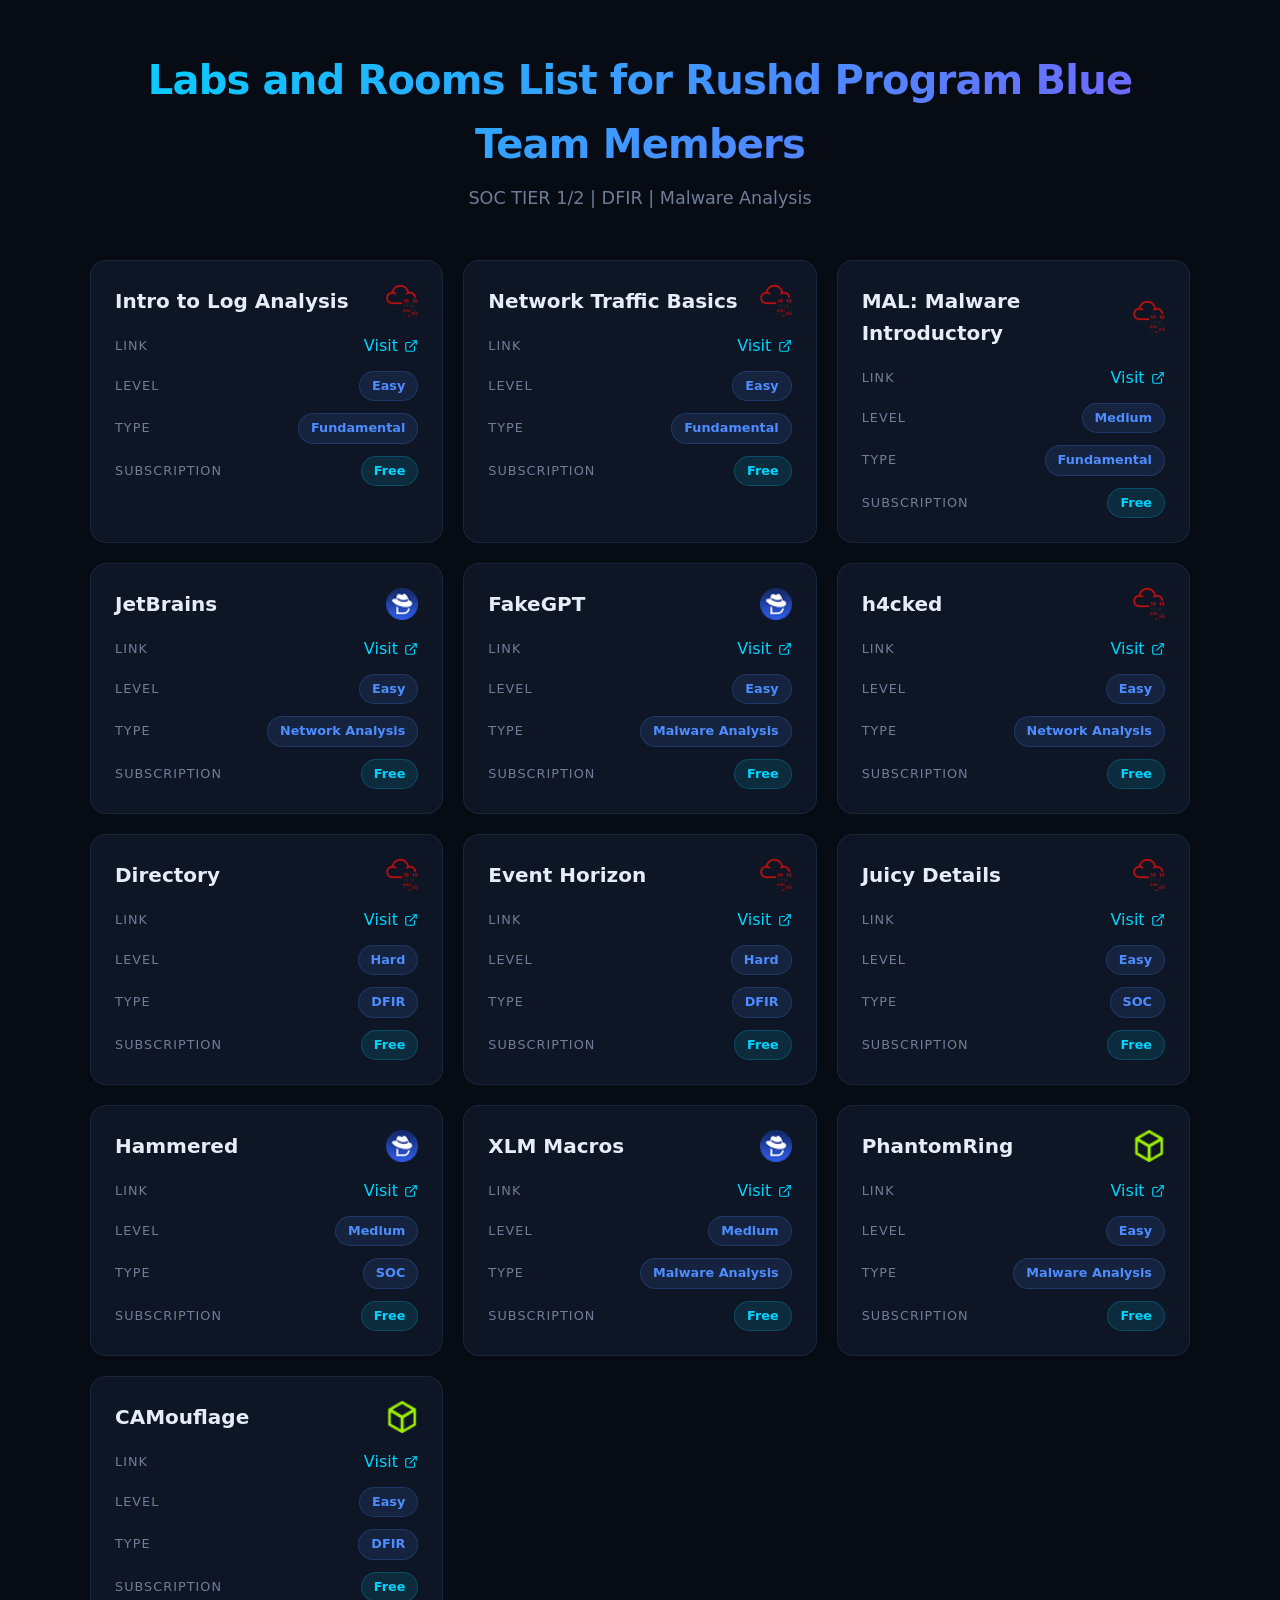
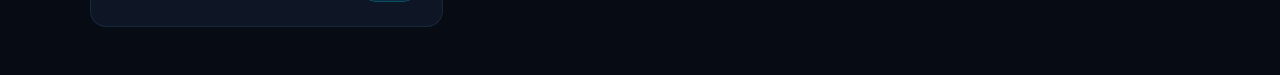
<file: index.html>
<!DOCTYPE html>
<html lang="en">
<head>
    <meta charset="UTF-8">
    <meta name="viewport" content="width=device-width, initial-scale=1.0">
    <title>Lab Directory</title>
    <link rel="stylesheet" type="text/css" href="assets/css/style.css">
    <style>
        
    </style>
<base target="_blank">
</head>
<body>
    <div class="container">
        <header>
            <h1>Labs and Rooms List for Rushd Program Blue Team Members</h1>
            <p>SOC TIER 1/2 | DFIR | Malware Analysis</p>
        </header>

        <div class="labs-grid">
            <!-- Lab Entry Template -->

            <div class="lab-card">
                <div class="lab-name">
                    <p>Intro to Log Analysis</p>
                    <img src="assets/img/tryhackme.png" alt="Tryhackme" class="lab-logo">
                </div>
                <div class="lab-meta">
                    <div class="meta-row">
                        <span class="meta-label">Link</span>
                        <a href="https://tryhackme.com/room/introtologanalysis" target="_blank" class="lab-link">
                            Visit
                            <svg viewBox="0 0 24 24" fill="none" stroke="currentColor" stroke-width="2" stroke-linecap="round" stroke-linejoin="round"><path d="M18 13v6a2 2 0 0 1-2 2H5a2 2 0 0 1-2-2V8a2 2 0 0 1 2-2h6"/><polyline points="15 3 21 3 21 9"/><line x1="10" y1="14" x2="21" y2="3"/></svg>
                        </a>
                    </div>
                    <div class="meta-row">
                        <span class="meta-label">Level</span>
                        <span class="badge badge-platform">Easy</span>
                    </div>
                    <div class="meta-row">
                        <span class="meta-label">Type</span>
                        <span class="badge badge-platform">Fundamental</span>
                    </div>
                    <div class="meta-row">
                        <span class="meta-label">Subscription</span>
                        <span class="badge badge-sub-freemium">Free</span>
                    </div>
                </div>
            </div>

            <div class="lab-card">
                <div class="lab-name">
                    <p>Network Traffic Basics</p>
                    <img src="assets/img/tryhackme.png" alt="Tryhackme" class="lab-logo">
                </div>
                <div class="lab-meta">
                    <div class="meta-row">
                        <span class="meta-label">Link</span>
                        <a href="https://tryhackme.com/room/networktrafficbasics" target="_blank" class="lab-link">
                            Visit
                            <svg viewBox="0 0 24 24" fill="none" stroke="currentColor" stroke-width="2" stroke-linecap="round" stroke-linejoin="round"><path d="M18 13v6a2 2 0 0 1-2 2H5a2 2 0 0 1-2-2V8a2 2 0 0 1 2-2h6"/><polyline points="15 3 21 3 21 9"/><line x1="10" y1="14" x2="21" y2="3"/></svg>
                        </a>
                    </div>
                    <div class="meta-row">
                        <span class="meta-label">Level</span>
                        <span class="badge badge-platform">Easy</span>
                    </div>
                    <div class="meta-row">
                        <span class="meta-label">Type</span>
                        <span class="badge badge-platform">Fundamental</span>
                    </div>
                    <div class="meta-row">
                        <span class="meta-label">Subscription</span>
                        <span class="badge badge-sub-freemium">Free</span>
                    </div>
                </div>
            </div>

            <div class="lab-card">
                <div class="lab-name">
                    <p>MAL: Malware Introductory</p>
                    <img src="assets/img/tryhackme.png" alt="Tryhackme" class="lab-logo">
                </div>
                <div class="lab-meta">
                    <div class="meta-row">
                        <span class="meta-label">Link</span>
                        <a href="https://tryhackme.com/room/malmalintroductory" target="_blank" class="lab-link">
                            Visit
                            <svg viewBox="0 0 24 24" fill="none" stroke="currentColor" stroke-width="2" stroke-linecap="round" stroke-linejoin="round"><path d="M18 13v6a2 2 0 0 1-2 2H5a2 2 0 0 1-2-2V8a2 2 0 0 1 2-2h6"/><polyline points="15 3 21 3 21 9"/><line x1="10" y1="14" x2="21" y2="3"/></svg>
                        </a>
                    </div>
                    <div class="meta-row">
                        <span class="meta-label">Level</span>
                        <span class="badge badge-platform">Medium</span>
                    </div>
                    <div class="meta-row">
                        <span class="meta-label">Type</span>
                        <span class="badge badge-platform">Fundamental</span>
                    </div>
                    <div class="meta-row">
                        <span class="meta-label">Subscription</span>
                        <span class="badge badge-sub-freemium">Free</span>
                    </div>
                </div>
            </div>

            <div class="lab-card">
                <div class="lab-name">
                    <p>JetBrains</p>
                    <img src="assets/img/cyberdefenders.png" alt="Cyberdefenders" class="lab-logo">
                </div>
                <div class="lab-meta">
                    <div class="meta-row">
                        <span class="meta-label">Link</span>
                        <a href="https://cyberdefenders.org/blueteam-ctf-challenges/jetbrains/" target="_blank" class="lab-link">
                            Visit
                            <svg viewBox="0 0 24 24" fill="none" stroke="currentColor" stroke-width="2" stroke-linecap="round" stroke-linejoin="round"><path d="M18 13v6a2 2 0 0 1-2 2H5a2 2 0 0 1-2-2V8a2 2 0 0 1 2-2h6"/><polyline points="15 3 21 3 21 9"/><line x1="10" y1="14" x2="21" y2="3"/></svg>
                        </a>
                    </div>
                    <div class="meta-row">
                        <span class="meta-label">Level</span>
                        <span class="badge badge-platform">Easy</span>
                    </div>
                    <div class="meta-row">
                        <span class="meta-label">Type</span>
                        <span class="badge badge-platform">Network Analysis</span>
                    </div>
                    <div class="meta-row">
                        <span class="meta-label">Subscription</span>
                        <span class="badge badge-sub-freemium">Free</span>
                    </div>
                </div>
            </div>

            <div class="lab-card">
                <div class="lab-name">
                    <p>FakeGPT</p>
                    <img src="assets/img/cyberdefenders.png" alt="Cyberdefenders" class="lab-logo">
                </div>
                <div class="lab-meta">
                    <div class="meta-row">
                        <span class="meta-label">Link</span>
                        <a href="https://cyberdefenders.org/blueteam-ctf-challenges/fakegpt/" target="_blank" class="lab-link">
                            Visit
                            <svg viewBox="0 0 24 24" fill="none" stroke="currentColor" stroke-width="2" stroke-linecap="round" stroke-linejoin="round"><path d="M18 13v6a2 2 0 0 1-2 2H5a2 2 0 0 1-2-2V8a2 2 0 0 1 2-2h6"/><polyline points="15 3 21 3 21 9"/><line x1="10" y1="14" x2="21" y2="3"/></svg>
                        </a>
                    </div>
                    <div class="meta-row">
                        <span class="meta-label">Level</span>
                        <span class="badge badge-platform">Easy</span>
                    </div>
                    <div class="meta-row">
                        <span class="meta-label">Type</span>
                        <span class="badge badge-platform">Malware Analysis</span>
                    </div>
                    <div class="meta-row">
                        <span class="meta-label">Subscription</span>
                        <span class="badge badge-sub-freemium">Free</span>
                    </div>
                </div>
            </div>


            <div class="lab-card">
                <div class="lab-name">
                    <p>h4cked</p>
                    <img src="assets/img/tryhackme.png" alt="Tryhackme" class="lab-logo">
                </div>
                <div class="lab-meta">
                    <div class="meta-row">
                        <span class="meta-label">Link</span>
                        <a href="https://tryhackme.com/room/h4cked" target="_blank" class="lab-link">
                            Visit
                            <svg viewBox="0 0 24 24" fill="none" stroke="currentColor" stroke-width="2" stroke-linecap="round" stroke-linejoin="round"><path d="M18 13v6a2 2 0 0 1-2 2H5a2 2 0 0 1-2-2V8a2 2 0 0 1 2-2h6"/><polyline points="15 3 21 3 21 9"/><line x1="10" y1="14" x2="21" y2="3"/></svg>
                        </a>
                    </div>
                    <div class="meta-row">
                        <span class="meta-label">Level</span>
                        <span class="badge badge-platform">Easy</span>
                    </div>
                    <div class="meta-row">
                        <span class="meta-label">Type</span>
                        <span class="badge badge-platform">Network Analysis</span>
                    </div>
                    <div class="meta-row">
                        <span class="meta-label">Subscription</span>
                        <span class="badge badge-sub-freemium">Free</span>
                    </div>
                </div>
            </div>

            <div class="lab-card">
                <div class="lab-name">
                    <p>Directory</p>
                    <img src="assets/img/tryhackme.png" alt="Tryhackme" class="lab-logo">
                </div>
                <div class="lab-meta">
                    <div class="meta-row">
                        <span class="meta-label">Link</span>
                        <a href="https://tryhackme.com/room/directorydfirroom" target="_blank" class="lab-link">
                            Visit
                            <svg viewBox="0 0 24 24" fill="none" stroke="currentColor" stroke-width="2" stroke-linecap="round" stroke-linejoin="round"><path d="M18 13v6a2 2 0 0 1-2 2H5a2 2 0 0 1-2-2V8a2 2 0 0 1 2-2h6"/><polyline points="15 3 21 3 21 9"/><line x1="10" y1="14" x2="21" y2="3"/></svg>
                        </a>
                    </div>
                    <div class="meta-row">
                        <span class="meta-label">Level</span>
                        <span class="badge badge-platform">Hard</span>
                    </div>
                    <div class="meta-row">
                        <span class="meta-label">Type</span>
                        <span class="badge badge-platform">DFIR</span>
                    </div>
                    <div class="meta-row">
                        <span class="meta-label">Subscription</span>
                        <span class="badge badge-sub-freemium">Free</span>
                    </div>
                </div>
            </div>

            <div class="lab-card">
                <div class="lab-name">
                    <p>Event Horizon</p>
                    <img src="assets/img/tryhackme.png" alt="Tryhackme" class="lab-logo">
                </div>
                <div class="lab-meta">
                    <div class="meta-row">
                        <span class="meta-label">Link</span>
                        <a href="https://tryhackme.com/room/eventhorizonroom" target="_blank" class="lab-link">
                            Visit
                            <svg viewBox="0 0 24 24" fill="none" stroke="currentColor" stroke-width="2" stroke-linecap="round" stroke-linejoin="round"><path d="M18 13v6a2 2 0 0 1-2 2H5a2 2 0 0 1-2-2V8a2 2 0 0 1 2-2h6"/><polyline points="15 3 21 3 21 9"/><line x1="10" y1="14" x2="21" y2="3"/></svg>
                        </a>
                    </div>
                    <div class="meta-row">
                        <span class="meta-label">Level</span>
                        <span class="badge badge-platform">Hard</span>
                    </div>
                    <div class="meta-row">
                        <span class="meta-label">Type</span>
                        <span class="badge badge-platform">DFIR</span>
                    </div>
                    <div class="meta-row">
                        <span class="meta-label">Subscription</span>
                        <span class="badge badge-sub-freemium">Free</span>
                    </div>
                </div>
            </div>

            <div class="lab-card">
                <div class="lab-name">
                    <p>Juicy Details</p>
                    <img src="assets/img/tryhackme.png" alt="Tryhackme" class="lab-logo">
                </div>
                <div class="lab-meta">
                    <div class="meta-row">
                        <span class="meta-label">Link</span>
                        <a href="https://tryhackme.com/room/juicydetails" target="_blank" class="lab-link">
                            Visit
                            <svg viewBox="0 0 24 24" fill="none" stroke="currentColor" stroke-width="2" stroke-linecap="round" stroke-linejoin="round"><path d="M18 13v6a2 2 0 0 1-2 2H5a2 2 0 0 1-2-2V8a2 2 0 0 1 2-2h6"/><polyline points="15 3 21 3 21 9"/><line x1="10" y1="14" x2="21" y2="3"/></svg>
                        </a>
                    </div>
                    <div class="meta-row">
                        <span class="meta-label">Level</span>
                        <span class="badge badge-platform">Easy</span>
                    </div>
                    <div class="meta-row">
                        <span class="meta-label">Type</span>
                        <span class="badge badge-platform">SOC</span>
                    </div>
                    <div class="meta-row">
                        <span class="meta-label">Subscription</span>
                        <span class="badge badge-sub-freemium">Free</span>
                    </div>
                </div>
            </div>

             <div class="lab-card">
                <div class="lab-name">
                    <p>Hammered</p>
                    <img src="assets/img/cyberdefenders.png" alt="Cyberdefenders" class="lab-logo">
                </div>
                <div class="lab-meta">
                    <div class="meta-row">
                        <span class="meta-label">Link</span>
                        <a href="https://cyberdefenders.org/blueteam-ctf-challenges/hammered/" target="_blank" class="lab-link">
                            Visit
                            <svg viewBox="0 0 24 24" fill="none" stroke="currentColor" stroke-width="2" stroke-linecap="round" stroke-linejoin="round"><path d="M18 13v6a2 2 0 0 1-2 2H5a2 2 0 0 1-2-2V8a2 2 0 0 1 2-2h6"/><polyline points="15 3 21 3 21 9"/><line x1="10" y1="14" x2="21" y2="3"/></svg>
                        </a>
                    </div>
                    <div class="meta-row">
                        <span class="meta-label">Level</span>
                        <span class="badge badge-platform">Medium</span>
                    </div>
                    <div class="meta-row">
                        <span class="meta-label">Type</span>
                        <span class="badge badge-platform">SOC</span>
                    </div>
                    <div class="meta-row">
                        <span class="meta-label">Subscription</span>
                        <span class="badge badge-sub-freemium">Free</span>
                    </div>
                </div>
            </div>

              <div class="lab-card">
                <div class="lab-name">
                    <p>XLM Macros</p>
                    <img src="assets/img/cyberdefenders.png" alt="Cyberdefenders" class="lab-logo">
                </div>
                <div class="lab-meta">
                    <div class="meta-row">
                        <span class="meta-label">Link</span>
                        <a href="https://cyberdefenders.org/blueteam-ctf-challenges/xlm-macros/" target="_blank" class="lab-link">
                            Visit
                            <svg viewBox="0 0 24 24" fill="none" stroke="currentColor" stroke-width="2" stroke-linecap="round" stroke-linejoin="round"><path d="M18 13v6a2 2 0 0 1-2 2H5a2 2 0 0 1-2-2V8a2 2 0 0 1 2-2h6"/><polyline points="15 3 21 3 21 9"/><line x1="10" y1="14" x2="21" y2="3"/></svg>
                        </a>
                    </div>
                    <div class="meta-row">
                        <span class="meta-label">Level</span>
                        <span class="badge badge-platform">Medium</span>
                    </div>
                    <div class="meta-row">
                        <span class="meta-label">Type</span>
                        <span class="badge badge-platform">Malware Analysis</span>
                    </div>
                    <div class="meta-row">
                        <span class="meta-label">Subscription</span>
                        <span class="badge badge-sub-freemium">Free</span>
                    </div>
                </div>
            </div>

            <div class="lab-card">
                <div class="lab-name">
                    <p>PhantomRing</p>
                    <img src="assets/img/hackthebox.png" alt="hackthebox" class="lab-logo">
                </div>
                <div class="lab-meta">
                    <div class="meta-row">
                        <span class="meta-label">Link</span>
                        <a href="https://app.hackthebox.com/sherlocks/PhantomRing?tab=play_sherlock" target="_blank" class="lab-link">
                            Visit
                            <svg viewBox="0 0 24 24" fill="none" stroke="currentColor" stroke-width="2" stroke-linecap="round" stroke-linejoin="round"><path d="M18 13v6a2 2 0 0 1-2 2H5a2 2 0 0 1-2-2V8a2 2 0 0 1 2-2h6"/><polyline points="15 3 21 3 21 9"/><line x1="10" y1="14" x2="21" y2="3"/></svg>
                        </a>
                    </div>
                    <div class="meta-row">
                        <span class="meta-label">Level</span>
                        <span class="badge badge-platform">Easy</span>
                    </div>
                    <div class="meta-row">
                        <span class="meta-label">Type</span>
                        <span class="badge badge-platform">Malware Analysis</span>
                    </div>
                    <div class="meta-row">
                        <span class="meta-label">Subscription</span>
                        <span class="badge badge-sub-freemium">Free</span>
                    </div>
                </div>
            </div>

             <div class="lab-card">
                <div class="lab-name">
                    <p>CAMouflage</p>
                    <img src="assets/img/hackthebox.png" alt="hackthebox" class="lab-logo">
                </div>
                <div class="lab-meta">
                    <div class="meta-row">
                        <span class="meta-label">Link</span>
                        <a href="https://app.hackthebox.com/sherlocks/CAMouflage?tab=play_sherlock" target="_blank" class="lab-link">
                            Visit
                            <svg viewBox="0 0 24 24" fill="none" stroke="currentColor" stroke-width="2" stroke-linecap="round" stroke-linejoin="round"><path d="M18 13v6a2 2 0 0 1-2 2H5a2 2 0 0 1-2-2V8a2 2 0 0 1 2-2h6"/><polyline points="15 3 21 3 21 9"/><line x1="10" y1="14" x2="21" y2="3"/></svg>
                        </a>
                    </div>
                    <div class="meta-row">
                        <span class="meta-label">Level</span>
                        <span class="badge badge-platform">Easy</span>
                    </div>
                    <div class="meta-row">
                        <span class="meta-label">Type</span>
                        <span class="badge badge-platform">DFIR</span>
                    </div>
                    <div class="meta-row">
                        <span class="meta-label">Subscription</span>
                        <span class="badge badge-sub-freemium">Free</span>
                    </div>
                </div>
            </div>            



        <footer>
        </footer>
    </div>
</body>
</html>
</file>
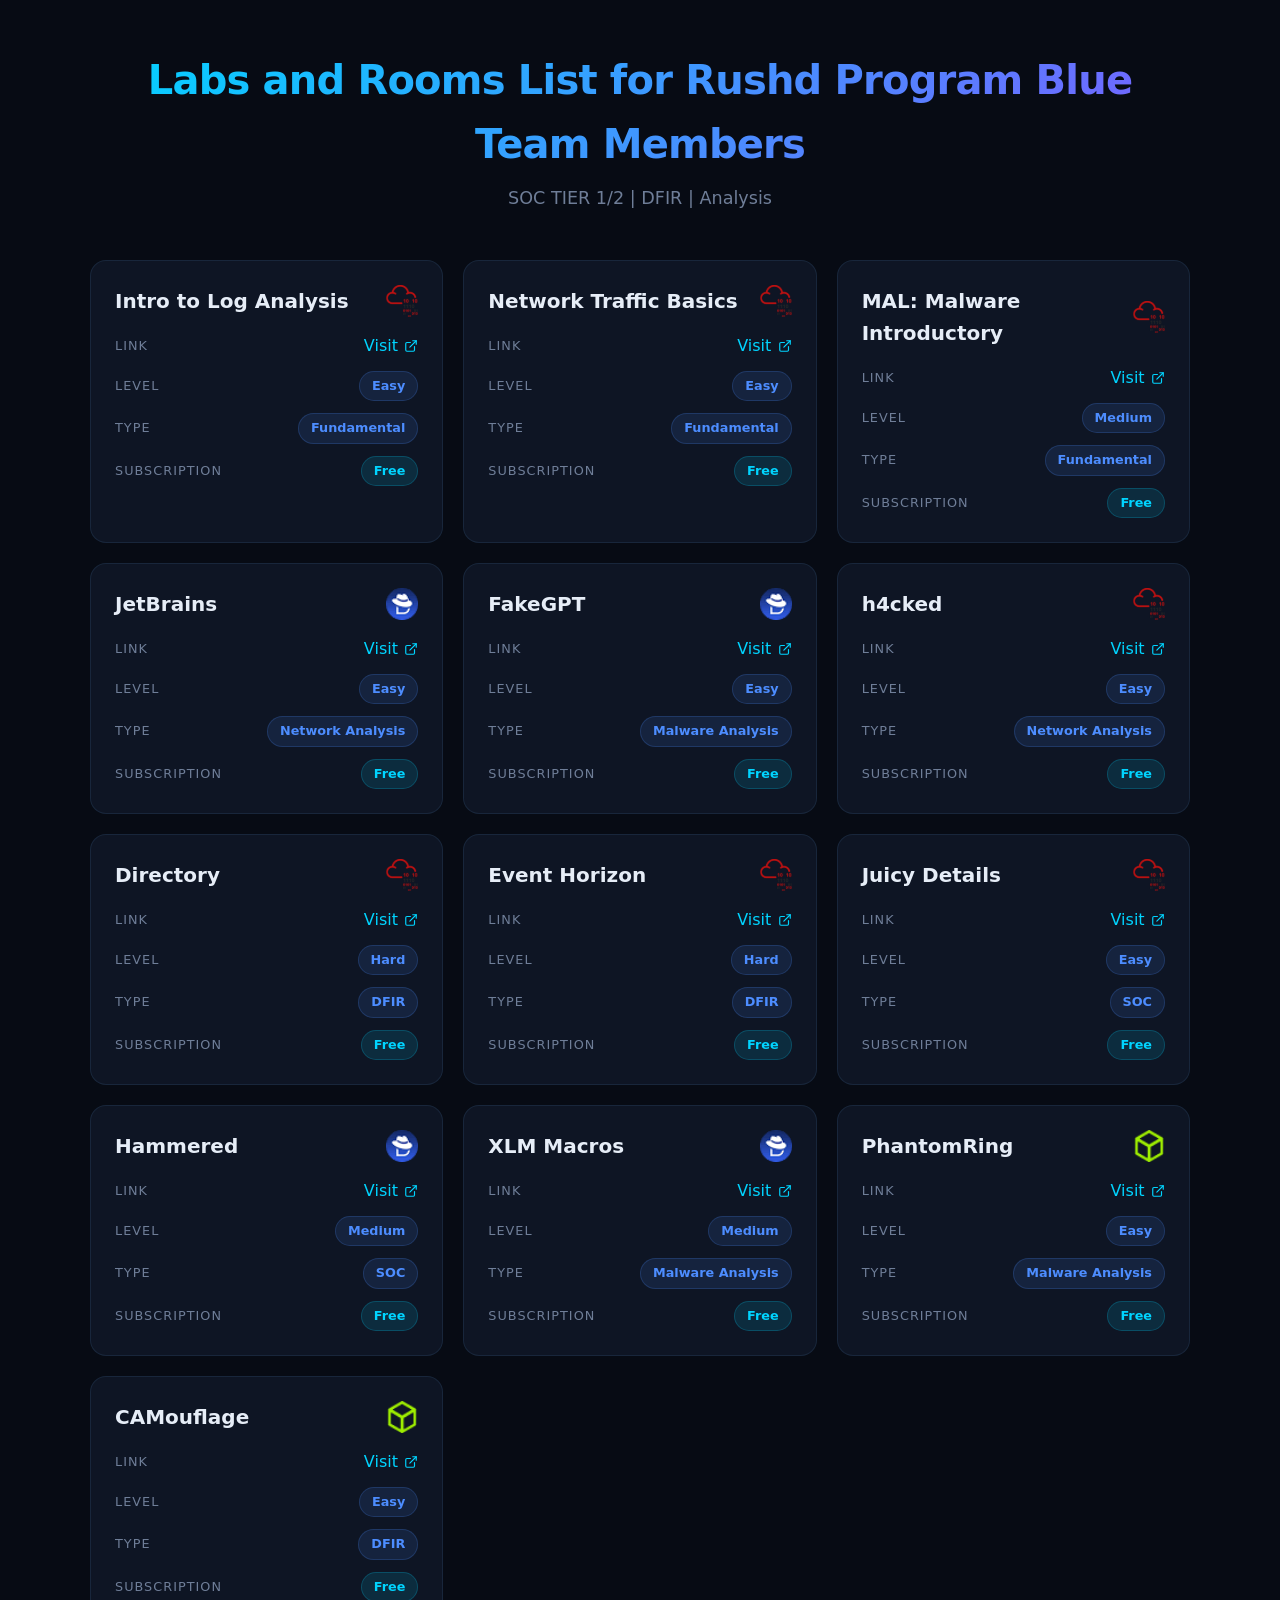
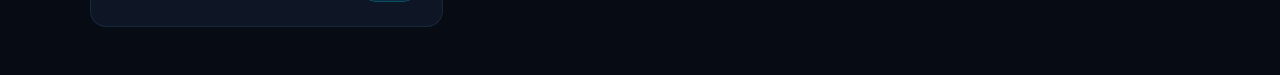
<file: labs-index.html>
<!DOCTYPE html>
<html lang="en">
<head>
    <meta charset="UTF-8">
    <meta name="viewport" content="width=device-width, initial-scale=1.0">
    <title>Lab Directory</title>
    <link rel="stylesheet" type="text/css" href="assets/css/style.css">
    <style>
        
    </style>
<base target="_blank">
</head>
<body>
    <div class="container">
        <header>
            <h1>Labs and Rooms List for Rushd Program Blue Team Members</h1>
            <p>SOC TIER 1/2 | DFIR |     Analysis</p>
        </header>

        <div class="labs-grid">
            <!-- Lab Entry Template -->

            <div class="lab-card">
                <div class="lab-name">
                    <p>Intro to Log Analysis</p>
                    <img src="assets/img/tryhackme.png" alt="Tryhackme" class="lab-logo">
                </div>
                <div class="lab-meta">
                    <div class="meta-row">
                        <span class="meta-label">Link</span>
                        <a href="https://tryhackme.com/room/introtologanalysis" target="_blank" class="lab-link">
                            Visit
                            <svg viewBox="0 0 24 24" fill="none" stroke="currentColor" stroke-width="2" stroke-linecap="round" stroke-linejoin="round"><path d="M18 13v6a2 2 0 0 1-2 2H5a2 2 0 0 1-2-2V8a2 2 0 0 1 2-2h6"/><polyline points="15 3 21 3 21 9"/><line x1="10" y1="14" x2="21" y2="3"/></svg>
                        </a>
                    </div>
                    <div class="meta-row">
                        <span class="meta-label">Level</span>
                        <span class="badge badge-platform">Easy</span>
                    </div>
                    <div class="meta-row">
                        <span class="meta-label">Type</span>
                        <span class="badge badge-platform">Fundamental</span>
                    </div>
                    <div class="meta-row">
                        <span class="meta-label">Subscription</span>
                        <span class="badge badge-sub-freemium">Free</span>
                    </div>
                </div>
            </div>

            <div class="lab-card">
                <div class="lab-name">
                    <p>Network Traffic Basics</p>
                    <img src="assets/img/tryhackme.png" alt="Tryhackme" class="lab-logo">
                </div>
                <div class="lab-meta">
                    <div class="meta-row">
                        <span class="meta-label">Link</span>
                        <a href="https://tryhackme.com/room/networktrafficbasics" target="_blank" class="lab-link">
                            Visit
                            <svg viewBox="0 0 24 24" fill="none" stroke="currentColor" stroke-width="2" stroke-linecap="round" stroke-linejoin="round"><path d="M18 13v6a2 2 0 0 1-2 2H5a2 2 0 0 1-2-2V8a2 2 0 0 1 2-2h6"/><polyline points="15 3 21 3 21 9"/><line x1="10" y1="14" x2="21" y2="3"/></svg>
                        </a>
                    </div>
                    <div class="meta-row">
                        <span class="meta-label">Level</span>
                        <span class="badge badge-platform">Easy</span>
                    </div>
                    <div class="meta-row">
                        <span class="meta-label">Type</span>
                        <span class="badge badge-platform">Fundamental</span>
                    </div>
                    <div class="meta-row">
                        <span class="meta-label">Subscription</span>
                        <span class="badge badge-sub-freemium">Free</span>
                    </div>
                </div>
            </div>

            <div class="lab-card">
                <div class="lab-name">
                    <p>MAL: Malware Introductory</p>
                    <img src="assets/img/tryhackme.png" alt="Tryhackme" class="lab-logo">
                </div>
                <div class="lab-meta">
                    <div class="meta-row">
                        <span class="meta-label">Link</span>
                        <a href="https://tryhackme.com/room/malmalintroductory" target="_blank" class="lab-link">
                            Visit
                            <svg viewBox="0 0 24 24" fill="none" stroke="currentColor" stroke-width="2" stroke-linecap="round" stroke-linejoin="round"><path d="M18 13v6a2 2 0 0 1-2 2H5a2 2 0 0 1-2-2V8a2 2 0 0 1 2-2h6"/><polyline points="15 3 21 3 21 9"/><line x1="10" y1="14" x2="21" y2="3"/></svg>
                        </a>
                    </div>
                    <div class="meta-row">
                        <span class="meta-label">Level</span>
                        <span class="badge badge-platform">Medium</span>
                    </div>
                    <div class="meta-row">
                        <span class="meta-label">Type</span>
                        <span class="badge badge-platform">Fundamental</span>
                    </div>
                    <div class="meta-row">
                        <span class="meta-label">Subscription</span>
                        <span class="badge badge-sub-freemium">Free</span>
                    </div>
                </div>
            </div>

            <div class="lab-card">
                <div class="lab-name">
                    <p>JetBrains</p>
                    <img src="assets/img/cyberdefenders.png" alt="Cyberdefenders" class="lab-logo">
                </div>
                <div class="lab-meta">
                    <div class="meta-row">
                        <span class="meta-label">Link</span>
                        <a href="https://cyberdefenders.org/blueteam-ctf-challenges/jetbrains/" target="_blank" class="lab-link">
                            Visit
                            <svg viewBox="0 0 24 24" fill="none" stroke="currentColor" stroke-width="2" stroke-linecap="round" stroke-linejoin="round"><path d="M18 13v6a2 2 0 0 1-2 2H5a2 2 0 0 1-2-2V8a2 2 0 0 1 2-2h6"/><polyline points="15 3 21 3 21 9"/><line x1="10" y1="14" x2="21" y2="3"/></svg>
                        </a>
                    </div>
                    <div class="meta-row">
                        <span class="meta-label">Level</span>
                        <span class="badge badge-platform">Easy</span>
                    </div>
                    <div class="meta-row">
                        <span class="meta-label">Type</span>
                        <span class="badge badge-platform">Network Analysis</span>
                    </div>
                    <div class="meta-row">
                        <span class="meta-label">Subscription</span>
                        <span class="badge badge-sub-freemium">Free</span>
                    </div>
                </div>
            </div>

            <div class="lab-card">
                <div class="lab-name">
                    <p>FakeGPT</p>
                    <img src="assets/img/cyberdefenders.png" alt="Cyberdefenders" class="lab-logo">
                </div>
                <div class="lab-meta">
                    <div class="meta-row">
                        <span class="meta-label">Link</span>
                        <a href="https://cyberdefenders.org/blueteam-ctf-challenges/fakegpt/" target="_blank" class="lab-link">
                            Visit
                            <svg viewBox="0 0 24 24" fill="none" stroke="currentColor" stroke-width="2" stroke-linecap="round" stroke-linejoin="round"><path d="M18 13v6a2 2 0 0 1-2 2H5a2 2 0 0 1-2-2V8a2 2 0 0 1 2-2h6"/><polyline points="15 3 21 3 21 9"/><line x1="10" y1="14" x2="21" y2="3"/></svg>
                        </a>
                    </div>
                    <div class="meta-row">
                        <span class="meta-label">Level</span>
                        <span class="badge badge-platform">Easy</span>
                    </div>
                    <div class="meta-row">
                        <span class="meta-label">Type</span>
                        <span class="badge badge-platform">Malware Analysis</span>
                    </div>
                    <div class="meta-row">
                        <span class="meta-label">Subscription</span>
                        <span class="badge badge-sub-freemium">Free</span>
                    </div>
                </div>
            </div>


            <div class="lab-card">
                <div class="lab-name">
                    <p>h4cked</p>
                    <img src="assets/img/tryhackme.png" alt="Tryhackme" class="lab-logo">
                </div>
                <div class="lab-meta">
                    <div class="meta-row">
                        <span class="meta-label">Link</span>
                        <a href="https://tryhackme.com/room/h4cked" target="_blank" class="lab-link">
                            Visit
                            <svg viewBox="0 0 24 24" fill="none" stroke="currentColor" stroke-width="2" stroke-linecap="round" stroke-linejoin="round"><path d="M18 13v6a2 2 0 0 1-2 2H5a2 2 0 0 1-2-2V8a2 2 0 0 1 2-2h6"/><polyline points="15 3 21 3 21 9"/><line x1="10" y1="14" x2="21" y2="3"/></svg>
                        </a>
                    </div>
                    <div class="meta-row">
                        <span class="meta-label">Level</span>
                        <span class="badge badge-platform">Easy</span>
                    </div>
                    <div class="meta-row">
                        <span class="meta-label">Type</span>
                        <span class="badge badge-platform">Network Analysis</span>
                    </div>
                    <div class="meta-row">
                        <span class="meta-label">Subscription</span>
                        <span class="badge badge-sub-freemium">Free</span>
                    </div>
                </div>
            </div>

            <div class="lab-card">
                <div class="lab-name">
                    <p>Directory</p>
                    <img src="assets/img/tryhackme.png" alt="Tryhackme" class="lab-logo">
                </div>
                <div class="lab-meta">
                    <div class="meta-row">
                        <span class="meta-label">Link</span>
                        <a href="https://tryhackme.com/room/directorydfirroom" target="_blank" class="lab-link">
                            Visit
                            <svg viewBox="0 0 24 24" fill="none" stroke="currentColor" stroke-width="2" stroke-linecap="round" stroke-linejoin="round"><path d="M18 13v6a2 2 0 0 1-2 2H5a2 2 0 0 1-2-2V8a2 2 0 0 1 2-2h6"/><polyline points="15 3 21 3 21 9"/><line x1="10" y1="14" x2="21" y2="3"/></svg>
                        </a>
                    </div>
                    <div class="meta-row">
                        <span class="meta-label">Level</span>
                        <span class="badge badge-platform">Hard</span>
                    </div>
                    <div class="meta-row">
                        <span class="meta-label">Type</span>
                        <span class="badge badge-platform">DFIR</span>
                    </div>
                    <div class="meta-row">
                        <span class="meta-label">Subscription</span>
                        <span class="badge badge-sub-freemium">Free</span>
                    </div>
                </div>
            </div>

            <div class="lab-card">
                <div class="lab-name">
                    <p>Event Horizon</p>
                    <img src="assets/img/tryhackme.png" alt="Tryhackme" class="lab-logo">
                </div>
                <div class="lab-meta">
                    <div class="meta-row">
                        <span class="meta-label">Link</span>
                        <a href="https://tryhackme.com/room/eventhorizonroom" target="_blank" class="lab-link">
                            Visit
                            <svg viewBox="0 0 24 24" fill="none" stroke="currentColor" stroke-width="2" stroke-linecap="round" stroke-linejoin="round"><path d="M18 13v6a2 2 0 0 1-2 2H5a2 2 0 0 1-2-2V8a2 2 0 0 1 2-2h6"/><polyline points="15 3 21 3 21 9"/><line x1="10" y1="14" x2="21" y2="3"/></svg>
                        </a>
                    </div>
                    <div class="meta-row">
                        <span class="meta-label">Level</span>
                        <span class="badge badge-platform">Hard</span>
                    </div>
                    <div class="meta-row">
                        <span class="meta-label">Type</span>
                        <span class="badge badge-platform">DFIR</span>
                    </div>
                    <div class="meta-row">
                        <span class="meta-label">Subscription</span>
                        <span class="badge badge-sub-freemium">Free</span>
                    </div>
                </div>
            </div>

            <div class="lab-card">
                <div class="lab-name">
                    <p>Juicy Details</p>
                    <img src="assets/img/tryhackme.png" alt="Tryhackme" class="lab-logo">
                </div>
                <div class="lab-meta">
                    <div class="meta-row">
                        <span class="meta-label">Link</span>
                        <a href="https://tryhackme.com/room/juicydetails" target="_blank" class="lab-link">
                            Visit
                            <svg viewBox="0 0 24 24" fill="none" stroke="currentColor" stroke-width="2" stroke-linecap="round" stroke-linejoin="round"><path d="M18 13v6a2 2 0 0 1-2 2H5a2 2 0 0 1-2-2V8a2 2 0 0 1 2-2h6"/><polyline points="15 3 21 3 21 9"/><line x1="10" y1="14" x2="21" y2="3"/></svg>
                        </a>
                    </div>
                    <div class="meta-row">
                        <span class="meta-label">Level</span>
                        <span class="badge badge-platform">Easy</span>
                    </div>
                    <div class="meta-row">
                        <span class="meta-label">Type</span>
                        <span class="badge badge-platform">SOC</span>
                    </div>
                    <div class="meta-row">
                        <span class="meta-label">Subscription</span>
                        <span class="badge badge-sub-freemium">Free</span>
                    </div>
                </div>
            </div>

             <div class="lab-card">
                <div class="lab-name">
                    <p>Hammered</p>
                    <img src="assets/img/cyberdefenders.png" alt="Cyberdefenders" class="lab-logo">
                </div>
                <div class="lab-meta">
                    <div class="meta-row">
                        <span class="meta-label">Link</span>
                        <a href="https://cyberdefenders.org/blueteam-ctf-challenges/hammered/" target="_blank" class="lab-link">
                            Visit
                            <svg viewBox="0 0 24 24" fill="none" stroke="currentColor" stroke-width="2" stroke-linecap="round" stroke-linejoin="round"><path d="M18 13v6a2 2 0 0 1-2 2H5a2 2 0 0 1-2-2V8a2 2 0 0 1 2-2h6"/><polyline points="15 3 21 3 21 9"/><line x1="10" y1="14" x2="21" y2="3"/></svg>
                        </a>
                    </div>
                    <div class="meta-row">
                        <span class="meta-label">Level</span>
                        <span class="badge badge-platform">Medium</span>
                    </div>
                    <div class="meta-row">
                        <span class="meta-label">Type</span>
                        <span class="badge badge-platform">SOC</span>
                    </div>
                    <div class="meta-row">
                        <span class="meta-label">Subscription</span>
                        <span class="badge badge-sub-freemium">Free</span>
                    </div>
                </div>
            </div>

              <div class="lab-card">
                <div class="lab-name">
                    <p>XLM Macros</p>
                    <img src="assets/img/cyberdefenders.png" alt="Cyberdefenders" class="lab-logo">
                </div>
                <div class="lab-meta">
                    <div class="meta-row">
                        <span class="meta-label">Link</span>
                        <a href="https://cyberdefenders.org/blueteam-ctf-challenges/xlm-macros/" target="_blank" class="lab-link">
                            Visit
                            <svg viewBox="0 0 24 24" fill="none" stroke="currentColor" stroke-width="2" stroke-linecap="round" stroke-linejoin="round"><path d="M18 13v6a2 2 0 0 1-2 2H5a2 2 0 0 1-2-2V8a2 2 0 0 1 2-2h6"/><polyline points="15 3 21 3 21 9"/><line x1="10" y1="14" x2="21" y2="3"/></svg>
                        </a>
                    </div>
                    <div class="meta-row">
                        <span class="meta-label">Level</span>
                        <span class="badge badge-platform">Medium</span>
                    </div>
                    <div class="meta-row">
                        <span class="meta-label">Type</span>
                        <span class="badge badge-platform">Malware Analysis</span>
                    </div>
                    <div class="meta-row">
                        <span class="meta-label">Subscription</span>
                        <span class="badge badge-sub-freemium">Free</span>
                    </div>
                </div>
            </div>

            <div class="lab-card">
                <div class="lab-name">
                    <p>PhantomRing</p>
                    <img src="assets/img/hackthebox.png" alt="hackthebox" class="lab-logo">
                </div>
                <div class="lab-meta">
                    <div class="meta-row">
                        <span class="meta-label">Link</span>
                        <a href="https://app.hackthebox.com/sherlocks/PhantomRing?tab=play_sherlock" target="_blank" class="lab-link">
                            Visit
                            <svg viewBox="0 0 24 24" fill="none" stroke="currentColor" stroke-width="2" stroke-linecap="round" stroke-linejoin="round"><path d="M18 13v6a2 2 0 0 1-2 2H5a2 2 0 0 1-2-2V8a2 2 0 0 1 2-2h6"/><polyline points="15 3 21 3 21 9"/><line x1="10" y1="14" x2="21" y2="3"/></svg>
                        </a>
                    </div>
                    <div class="meta-row">
                        <span class="meta-label">Level</span>
                        <span class="badge badge-platform">Easy</span>
                    </div>
                    <div class="meta-row">
                        <span class="meta-label">Type</span>
                        <span class="badge badge-platform">Malware Analysis</span>
                    </div>
                    <div class="meta-row">
                        <span class="meta-label">Subscription</span>
                        <span class="badge badge-sub-freemium">Free</span>
                    </div>
                </div>
            </div>

             <div class="lab-card">
                <div class="lab-name">
                    <p>CAMouflage</p>
                    <img src="assets/img/hackthebox.png" alt="hackthebox" class="lab-logo">
                </div>
                <div class="lab-meta">
                    <div class="meta-row">
                        <span class="meta-label">Link</span>
                        <a href="https://app.hackthebox.com/sherlocks/CAMouflage?tab=play_sherlock" target="_blank" class="lab-link">
                            Visit
                            <svg viewBox="0 0 24 24" fill="none" stroke="currentColor" stroke-width="2" stroke-linecap="round" stroke-linejoin="round"><path d="M18 13v6a2 2 0 0 1-2 2H5a2 2 0 0 1-2-2V8a2 2 0 0 1 2-2h6"/><polyline points="15 3 21 3 21 9"/><line x1="10" y1="14" x2="21" y2="3"/></svg>
                        </a>
                    </div>
                    <div class="meta-row">
                        <span class="meta-label">Level</span>
                        <span class="badge badge-platform">Easy</span>
                    </div>
                    <div class="meta-row">
                        <span class="meta-label">Type</span>
                        <span class="badge badge-platform">DFIR</span>
                    </div>
                    <div class="meta-row">
                        <span class="meta-label">Subscription</span>
                        <span class="badge badge-sub-freemium">Free</span>
                    </div>
                </div>
            </div>            



        <footer>
        </footer>
    </div>
</body>
</html>
</file>
<file: assets/css/style.css>
:root {
            --bg:            #070b14;
            --bg-2:          #0a0f1c;
            --surface:       #0e1524;
            --surface-2:     #131c30;
            --surface-3:     #1a2440;
            --border:        rgba(99, 165, 222, 0.12);
            --border-strong: rgba(0, 212, 255, 0.32);
            --text:          #e6edf7;
            --text-2:        #a4b1c7;
            --text-3:        #6f7e98;
            --primary:       #00d4ff;
            --primary-dim:   #0099cc;
            --accent:        #4d8dff;
            --accent-2:      #7c5cff;
            --success:       #10d989;
            --warning:       #f5a524;
            --danger:        #ef4444;
        }

        * {
            margin: 0;
            padding: 0;
            box-sizing: border-box;
        }

        body {
            font-family: 'Segoe UI', system-ui, -apple-system, sans-serif;
            background: var(--bg);
            color: var(--text);
            min-height: 100vh;
            padding: 3rem 1.5rem;
            line-height: 1.6;
        }

        .container {
            max-width: 1100px;
            margin: 0 auto;
        }

        header {
            text-align: center;
            margin-bottom: 3rem;
        }

        header h1 {
            font-size: 2.5rem;
            font-weight: 700;
            background: linear-gradient(135deg, var(--primary), var(--accent-2));
            -webkit-background-clip: text;
            -webkit-text-fill-color: transparent;
            background-clip: text;
            margin-bottom: 0.5rem;
            letter-spacing: -0.02em;
        }

        header p {
            color: var(--text-3);
            font-size: 1.1rem;
        }

        .labs-grid {
            display: grid;
            grid-template-columns: repeat(auto-fill, minmax(320px, 1fr));
            gap: 1.25rem;
        }

        .lab-card {
            background: var(--surface);
            border: 1px solid var(--border);
            border-radius: 16px;
            padding: 1.5rem;
            transition: all 0.3s ease;
            position: relative;
            overflow: hidden;
        }

        .lab-card::before {
            content: '';
            position: absolute;
            top: 0;
            left: 0;
            right: 0;
            height: 2px;
            background: linear-gradient(90deg, var(--primary), var(--accent-2));
            opacity: 0;
            transition: opacity 0.3s ease;
        }

        .lab-card:hover {
            border-color: var(--border-strong);
            transform: translateY(-4px);
            box-shadow: 0 12px 40px rgba(0, 212, 255, 0.08);
        }

        .lab-card:hover::before {
            opacity: 1;
        }

        .lab-name {
            display: flex;
            align-items: center;
            justify-content: space-between; /* pushes text left and logo right */
            font-size: 1.25rem;
            font-weight: 600;
            color: var(--text);
            margin-bottom: 1rem;
        }

        .lab-name::before {
            display: none;
        }

        .lab-name span::before {
            content: "";
            display: inline-block;
            width: 8px;
            height: 8px;
            border-radius: 50%;
            background: var(--primary);
            box-shadow: 0 0 8px var(--primary);
        }

        .lab-logo {
            width: 32px;
            height: 32px;
            object-fit: contain;
            flex-shrink: 0;
        }

        .lab-meta {
            display: flex;
            flex-direction: column;
            gap: 0.75rem;
        }

        .meta-row {
            display: flex;
            align-items: center;
            justify-content: space-between;
        }

        .meta-label {
            font-size: 0.8rem;
            text-transform: uppercase;
            letter-spacing: 0.08em;
            color: var(--text-3);
            font-weight: 500;
        }

        .meta-value {
            font-size: 0.95rem;
            color: var(--text-2);
        }

        .lab-link {
            display: inline-flex;
            align-items: center;
            gap: 0.4rem;
            color: var(--primary);
            text-decoration: none;
            font-weight: 500;
            transition: color 0.2s ease;
        }

        .lab-link:hover {
            color: var(--text);
        }

        .lab-link svg {
            width: 14px;
            height: 14px;
            transition: transform 0.2s ease;
        }

        .lab-link:hover svg {
            transform: translate(2px, -2px);
        }

        .badge {
            display: inline-block;
            padding: 0.25rem 0.75rem;
            border-radius: 999px;
            font-size: 0.8rem;
            font-weight: 600;
            border: 1px solid transparent;
        }

        .badge-platform {
            background: rgba(77, 141, 255, 0.12);
            color: var(--accent);
            border-color: rgba(77, 141, 255, 0.2);
        }

        .badge-sub-free {
            background: rgba(16, 217, 137, 0.12);
            color: var(--success);
            border-color: rgba(16, 217, 137, 0.2);
        }

        .badge-sub-paid {
            background: rgba(245, 165, 36, 0.12);
            color: var(--warning);
            border-color: rgba(245, 165, 36, 0.2);
        }

        .badge-sub-freemium {
            background: rgba(0, 212, 255, 0.12);
            color: var(--primary);
            border-color: rgba(0, 212, 255, 0.2);
        }

        footer {
            text-align: center;
            margin-top: 3rem;
            color: var(--text-3);
            font-size: 0.9rem;
        }

        @media (max-width: 640px) {
            header h1 {
                font-size: 1.8rem;
            }
            .labs-grid {
                grid-template-columns: 1fr;
            }
        }
</file>
